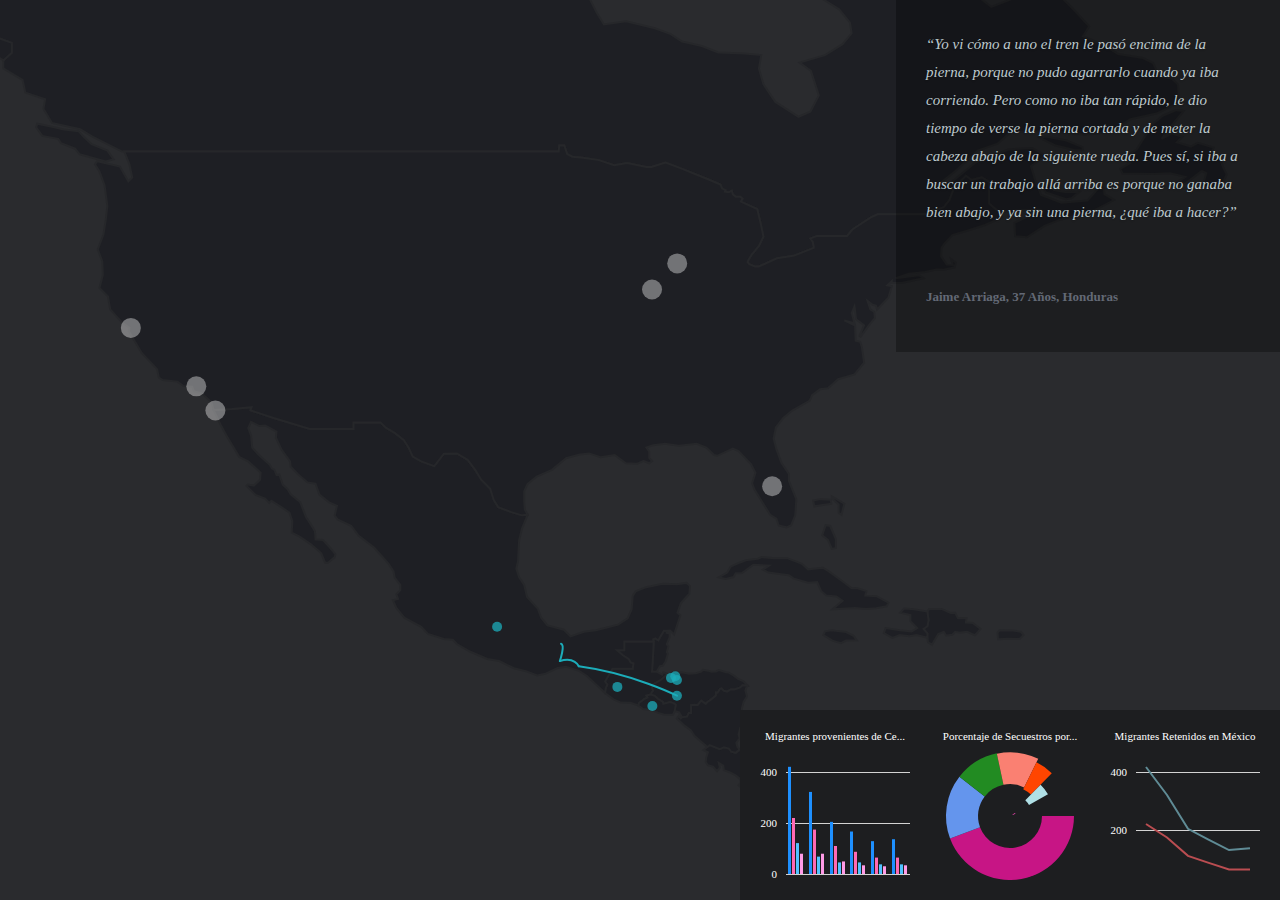
<file: index.html>
<!DOCTYPE>

<html>

    <head>
        <meta charset="utf-8">
        <title>Histórias de un punto a otro</title>
        <link rel="stylesheet" href="styles.css">
        <script src="js/d3.js"></script>
        <script src="js/topojson.v1.min.js"></script>
        <script src="js/datamaps.all.js"></script>
        <script type="text/javascript" src="js/jquery-2.0.3.js"></script>
        <script type="text/javascript" src="js/globalize.js"></script>
        <script type="text/javascript" src="js/dx.chartjs.js"></script>
    </head>

    <body>

        <!-- <h1 class="header">Submarino Marinela</h1> -->

        <div id="container" style="position: relative; width: 100%; height: 100%;"></div>

        <aside id="story">
            <div class="header">
                <h1>“<span class="quote"></span>”</h1>
            </div>
            <div class="body">
                <p><b></b></p>
            </div>
        </aside>

        <div id="charts_frame"><iframe src="min_graphs.html"></iframe></div>

        <div id="charts_modal">
            <div id="charts2_frame"><iframe src="graphs.html"></iframe></div>
            <a id="close_modal">Volver</a>
        </div>

        <script src="js/map.js"></script>

    </body>

</html>
</file>
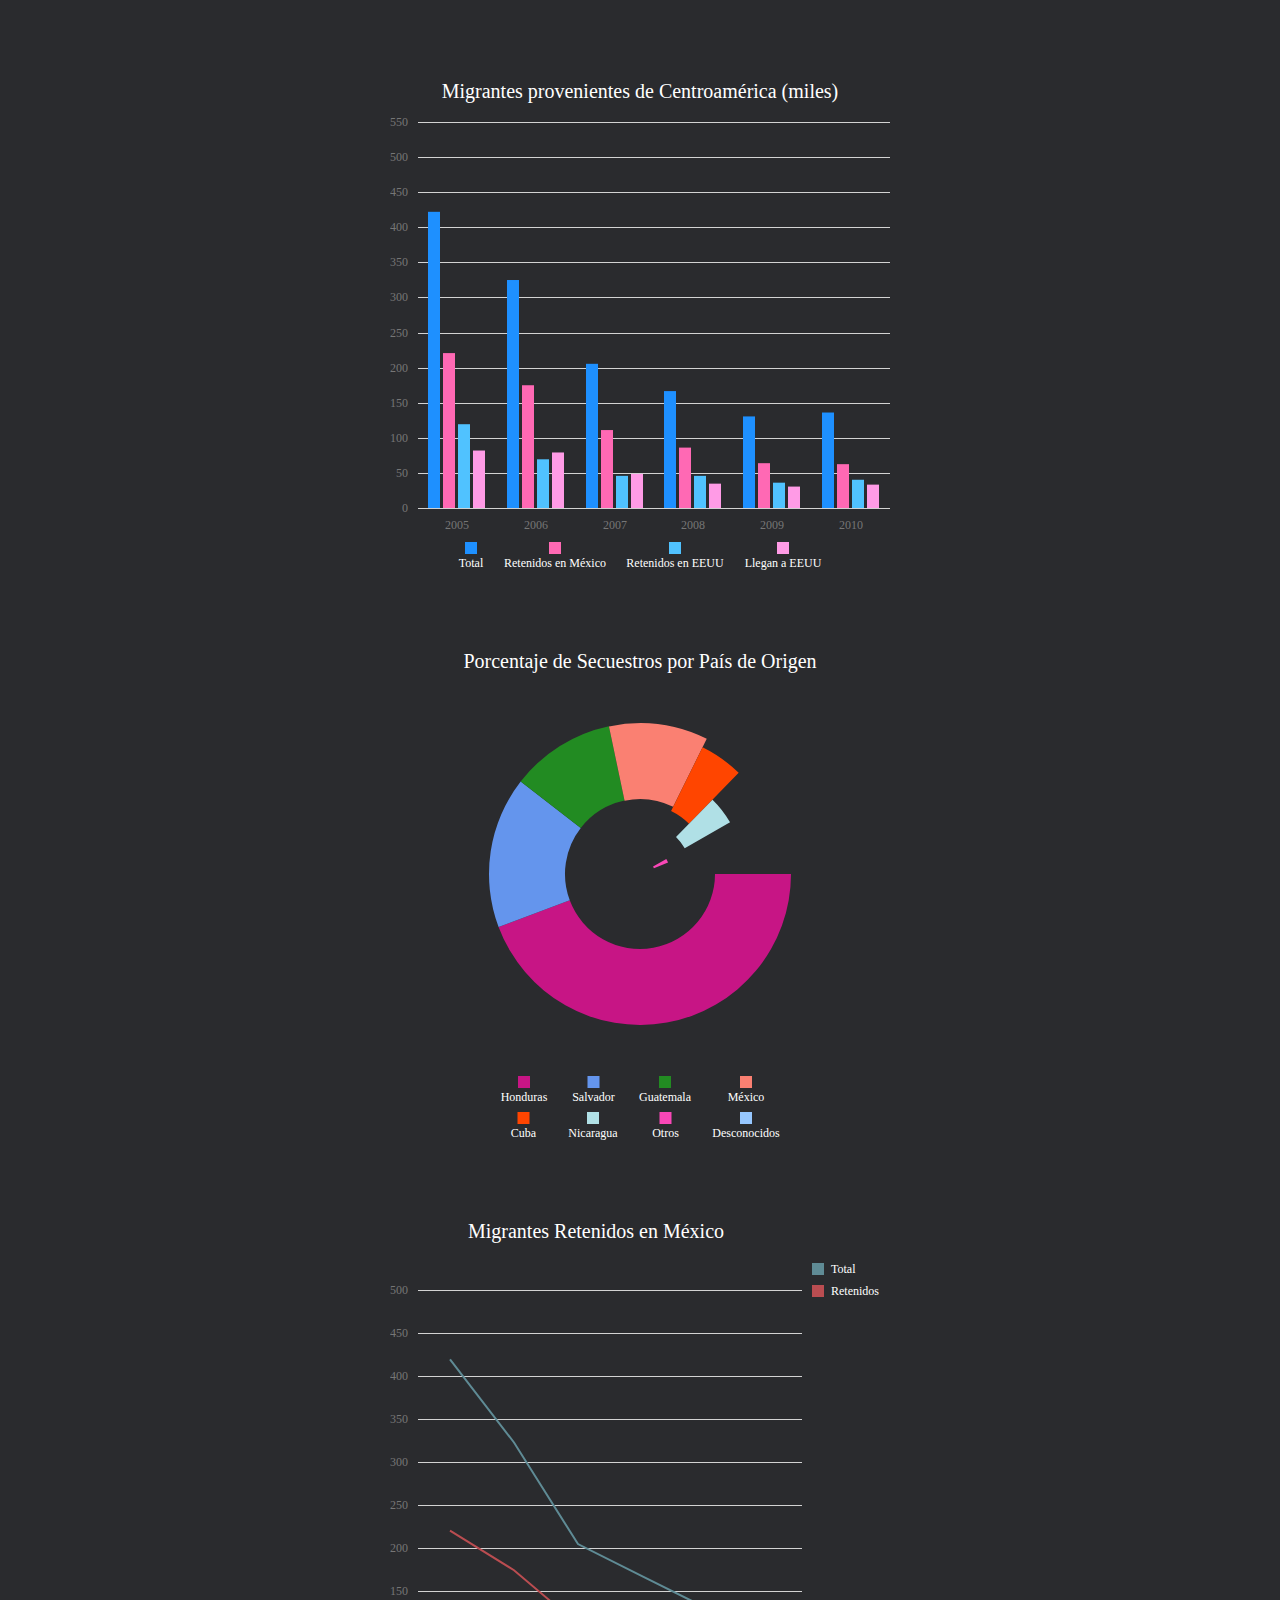
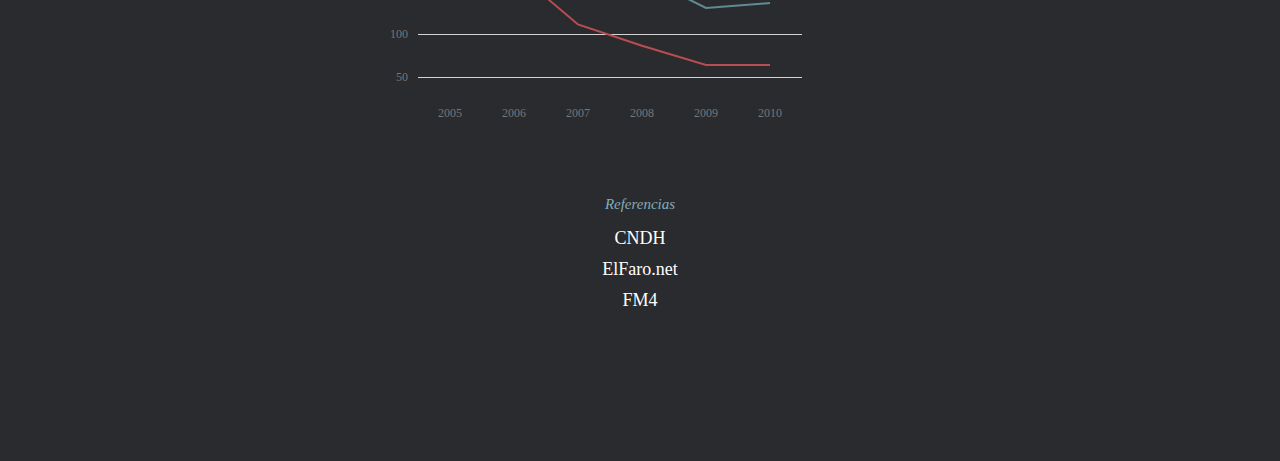
<file: graphs.html>
<!DOCTYPE>

<html>

    <head>
        <meta charset="utf-8">
        <link rel="stylesheet" href="styles.css">
        <script src="js/d3.js"></script>
        <script src="js/topojson.v1.min.js"></script>
        <script src="js/datamaps.all.js"></script>
        <script type="text/javascript" src="js/jquery-2.0.3.js"></script>
        <script type="text/javascript" src="js/globalize.js"></script>
        <script type="text/javascript" src="js/dx.chartjs.js"></script>
    </head>

    <body>

        <div id="charts2">

            <div id="chartContainer" style="max-width:500px;height:500px;"></div>
            <div id="pieChartContainer" style="max-width:500px;height:500px;"></div>
            <div id="chartRetenidosMexMin" style="height:500px; max-width:500px;"></div>

            <div id="refs"> 
                <h1>Referencias</h1>
                <a href="http://www.cndh.org.mx/sites/all/fuentes/documentos/informes/especiales/2011_secmigrantes_0.pdf">CNDH</a>
                <a href="http://www.elfaro.net/templates/elfaro/migracion/default.php?nota=noticias026">ElFaro.net</a>
                <a href="http://pasolibrefm4.blogspot.mx/2010/06/la-historia-de-un-migrante.html">FM4</a>
            </div>

        </div>

        <script>

                    $(function () {
                        var dataSource = [
                        { year: '2005', total: 433, retenidosMex: 226.5, retenidosUSA: 123, llegan: 83.5},
                        { year: '2006', total: 333, retenidosMex: 179.6, retenidosUSA: 71.7, llegan: 81.7},
                        { year: '2007', total: 211, retenidosMex: 113.4, retenidosUSA: 47.5, llegan: 50.1},
                        { year: '2008', total: 171, retenidosMex: 88.6, retenidosUSA: 47, llegan: 35.4},
                        { year: '2009', total: 134, retenidosMex: 65, retenidosUSA: 37.4, llegan: 31.6},
                        { year: '2010', total: 140, retenidosMex: 64.5, retenidosUSA: 40.9, llegan: 34.6}
                    ];

                    var myPalette = ['rgb(30, 144, 255)', 'rgb(255, 105, 180)'];
                    DevExpress.viz.core.registerPalette('mySuperPalette', myPalette);

                    $("#chartContainer").dxChart({
                        dataSource: dataSource,
                        commonSeriesSettings: {
                            argumentField: 'year',
                            type: 'bar',
                            label: {
                                visible: true,
                                format: "fixedPoint",
                                precision: 0
                            }
                        },
                        argumentAxis: { label: {visible: true }},
                        size: {
                            width: 500,
                            height: 500
                        },
                        series: [
                            { valueField: 'total', name: 'Total' },
                            { valueField: 'retenidosMex', name: 'Retenidos en México' },
                            { valueField: 'retenidosUSA', name: 'Retenidos en EEUU' },
                            { valueField: 'llegan', name: 'Llegan a EEUU' }
                        ],
                        tooltip: {
                            enabled: true
                        },
                        palette: 'mySuperPalette',
                        legend: {
                            visible: true,
                            verticalAlignment: 'bottom',
                            horizontalAlignment: 'center',
                            font: {
                                size: 18
                            }
                        },
                        title: {
                            text: 'Migrantes provenientes de Centroamérica (miles)'
                        }
                    });
                    
                var pieChartDataSource = [
                    {category: 'Honduras', value: .443},
                    {category: 'Salvador', value: .162},
                    {category: 'Guatemala', value: .112},
                    {category: 'México', value: .106},
                    {category: 'Cuba', value: .05},
                    {category: 'Nicaragua', value: .044},
                    {category: 'Otros', value: .021},
                    {category: 'Desconocidos', value: .062}
                    
                ];
                
                var myPalette = ['rgb(199, 21, 133)', 'rgb(100, 149, 237)', 'rgb(34, 139, 34)', 'rgb(250, 128, 114)', 'rgb(255, 69, 0)', 'rgb(176, 224, 230)'];
                DevExpress.viz.core.registerPalette('mySuperPalette', myPalette);

                    $("#pieChartContainer").dxPieChart({
                        dataSource: pieChartDataSource,
                        series: {
                            argumentField: 'category',
                            valueField: 'value',
                            type: 'doughnut',
                            label: {
                                visible: true,
                                connector: { visible: true },
                                format: 'percent',
                                precision: 1
                            }
                        },
                        tooltip: {
                            enabled: true,
                            percentPrecision: 2,
                            customizeText: function (value) {
                                return value.percentText;
                            }
                        },
                        size: {
                            width: 500,
                            height: 500
                        },
                        title: {
                            text: 'Porcentaje de Secuestros por País de Origen'
                        },
                        palette: 'mySuperPalette',
                        legend: {
                            visible: true,
                            horizontalAlignment: 'center',
                            verticalAlignment: 'bottom',
                            font: {
                                size: 18
                            }
                        }                       
                    });

                var dataSource = [
                    { year: 2005, total: 433, retenidos: 226.5 },
                    { year: 2006, total: 333, retenidos: 179.6 },
                    { year: 2007, total: 211, retenidos: 113.4 },
                    { year: 2008, total: 172, retenidos: 88.6 },
                    { year: 2009, total: 134, retenidos: 65 },
                    { year: 2010, total: 140, retenidos: 64.5 }
                ];

                    $("#chartRetenidosMexMin").dxChart({
                        dataSource: dataSource,
                        commonSeriesSettings: {
                            argumentField: 'year',
                            label: {
                                visible: true
                            }
                        },
                        series: [
                            { valueField: 'total', name: 'Total' },
                            { valueField: 'retenidos', name: 'Retenidos' }
                        ],
                        tooltip: {
                            enabled: false
                        },
                        size: {
                            height: 500,
                            width: 500
                        },
                        legend: {
                            visible: true,
                        },
                        title: {
                            text: 'Migrantes Retenidos en México'
                        },
                        argumentAxis: { label: {visible: true }}
                    });
            

});
</script>

    </body>

</html>
</file>
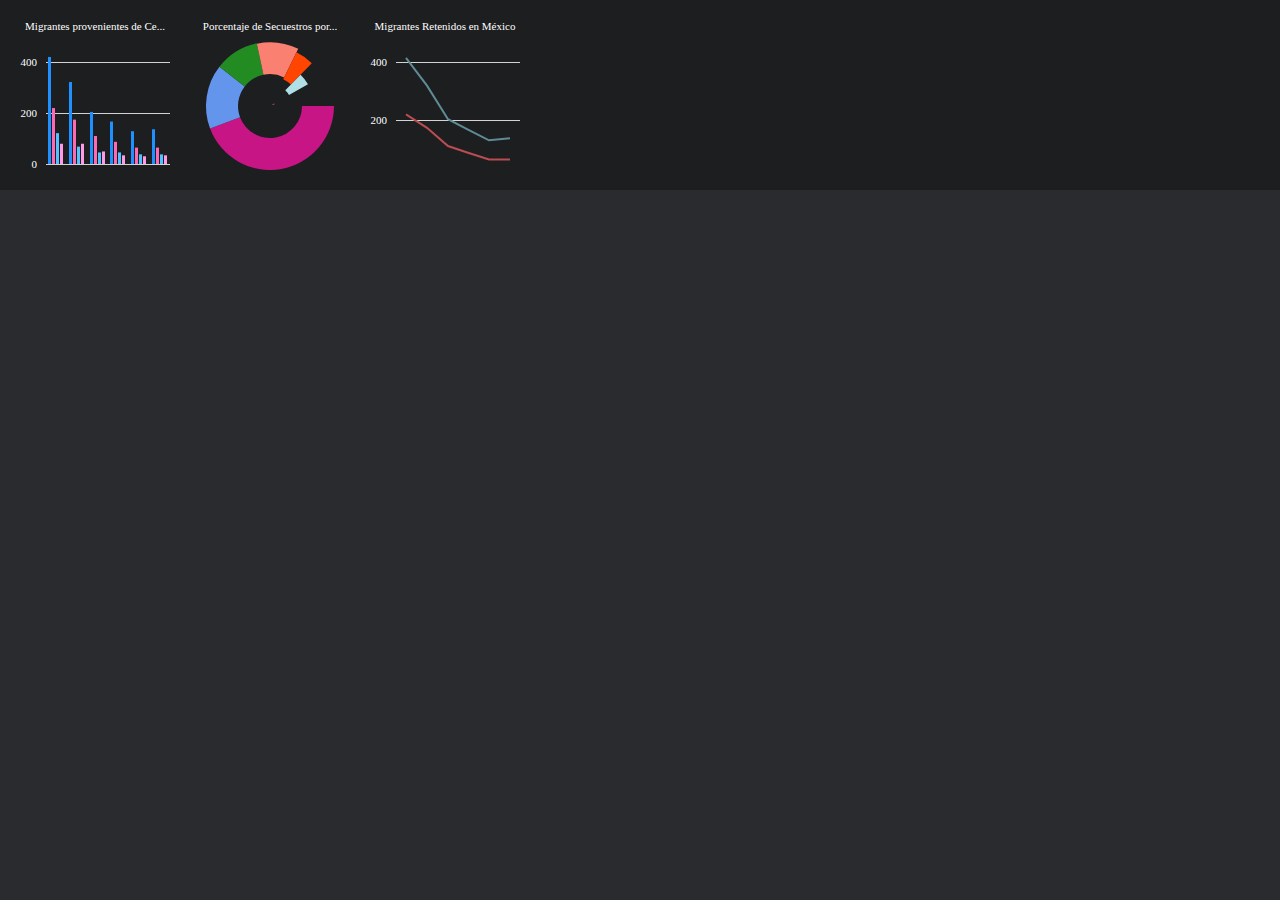
<file: min_graphs.html>
<!DOCTYPE>

<html>

    <head>
        <meta charset="utf-8">
        <link rel="stylesheet" href="styles.css">
        <script src="js/d3.js"></script>
        <script src="js/topojson.v1.min.js"></script>
        <script src="js/datamaps.all.js"></script>
        <script type="text/javascript" src="js/jquery-2.0.3.js"></script>
        <script type="text/javascript" src="js/globalize.js"></script>
        <script type="text/javascript" src="js/dx.chartjs.js"></script>
    </head>

    <body>

        <div id="charts">

            <div id="chartContainer" style="max-width:150px;height:150px;"></div>
            <div id="pieChartContainer" style="max-width:150px;height:150px;"></div>
            <div id="chartRetenidosMexMin" style="height:150px; max-width:150px;"></div>

        </div>

        <script>

                    $(function () {
                        var dataSource = [
                        { year: '2005', total: 433, retenidosMex: 226.5, retenidosUSA: 123, llegan: 83.5},
                        { year: '2006', total: 333, retenidosMex: 179.6, retenidosUSA: 71.7, llegan: 81.7},
                        { year: '2007', total: 211, retenidosMex: 113.4, retenidosUSA: 47.5, llegan: 50.1},
                        { year: '2008', total: 171, retenidosMex: 88.6, retenidosUSA: 47, llegan: 35.4},
                        { year: '2009', total: 134, retenidosMex: 65, retenidosUSA: 37.4, llegan: 31.6},
                        { year: '2010', total: 140, retenidosMex: 64.5, retenidosUSA: 40.9, llegan: 34.6}
                    ];

                    var myPalette = ['rgb(30, 144, 255)', 'rgb(255, 105, 180)'];
                    DevExpress.viz.core.registerPalette('mySuperPalette', myPalette);

                    $("#chartContainer").dxChart({
                        dataSource: dataSource,
                        commonSeriesSettings: {
                            argumentField: 'year',
                            type: 'bar',
                            label: {
                                visible: false,
                                format: "fixedPoint",
                                precision: 0
                            }
                        },
                        argumentAxis: { label: {visible: false }},
                        size: {
                            width: 150,
                            height: 150
                        },
                        series: [
                            { valueField: 'total', name: 'Total' },
                            { valueField: 'retenidosMex', name: 'Retenidos en México' },
                            { valueField: 'retenidosUSA', name: 'Retenidos en EEUU' },
                            { valueField: 'llegan', name: 'Llegan a EEUU' }
                        ],
                        tooltip: {
                            enabled: true
                        },
                        palette: 'mySuperPalette',
                        legend: {
                            visible: false,
                            verticalAlignment: 'bottom',
                            horizontalAlignment: 'center',
                            font: {
                                size: 18
                            }
                        },
                        title: {
                            text: 'Migrantes provenientes de Centroamérica (miles)'
                        }
                    });
                    
                var pieChartDataSource = [
                    {category: 'Honduras', value: .443},
                    {category: 'Salvador', value: .162},
                    {category: 'Guatemala', value: .112},
                    {category: 'México', value: .106},
                    {category: 'Cuba', value: .05},
                    {category: 'Nicaragua', value: .044},
                    {category: 'Otros', value: .021},
                    {category: 'Desconocidos', value: .062}
                    
                ];
                
                var myPalette = ['rgb(199, 21, 133)', 'rgb(100, 149, 237)', 'rgb(34, 139, 34)', 'rgb(250, 128, 114)', 'rgb(255, 69, 0)', 'rgb(176, 224, 230)'];
                DevExpress.viz.core.registerPalette('mySuperPalette', myPalette);

                    $("#pieChartContainer").dxPieChart({
                        dataSource: pieChartDataSource,
                        series: {
                            argumentField: 'category',
                            valueField: 'value',
                            type: 'doughnut',
                            label: {
                                visible: false,
                                connector: { visible: true },
                                format: 'percent',
                                precision: 1
                            }
                        },
                        tooltip: {
                            enabled: true,
                            percentPrecision: 2,
                            customizeText: function (value) {
                                return value.percentText;
                            }
                        },
                        size: {
                            width: 150,
                            height: 150
                        },
                        title: {
                            text: 'Porcentaje de Secuestros por País de Origen'
                        },
                        palette: 'mySuperPalette',
                        legend: {
                            visible: false,
                            horizontalAlignment: 'center',
                            verticalAlignment: 'bottom',
                            font: {
                                size: 18
                            }
                        }                       
                    });

                var dataSource = [
                    { year: 2005, total: 433, retenidos: 226.5 },
                    { year: 2006, total: 333, retenidos: 179.6 },
                    { year: 2007, total: 211, retenidos: 113.4 },
                    { year: 2008, total: 172, retenidos: 88.6 },
                    { year: 2009, total: 134, retenidos: 65 },
                    { year: 2010, total: 140, retenidos: 64.5 }
                ];

                    $("#chartRetenidosMexMin").dxChart({
                        dataSource: dataSource,
                        commonSeriesSettings: {
                            argumentField: 'year',
                            label: {
                                visible: false
                            }
                        },
                        series: [
                            { valueField: 'total', name: 'Total' },
                            { valueField: 'retenidos', name: 'Retenidos' }
                        ],
                        tooltip: {
                            enabled: false
                        },
                        size: {
                            height: 150,
                            width: 150
                        },
                        legend: {
                            visible: false,
                        },
                        title: {
                            text: 'Migrantes Retenidos en México'
                        },
                        argumentAxis: { label: {visible: false }}
                    });
            

});
</script>

    </body>

</html>
</file>
<file: styles.css>
body {
    background: #2A2B2E;
    font-family: "HelveticaNeue";
}
html,
body {
    /*overflow: hidden;*/
}
* {
    margin: 0px;
    padding: 0px;
}
.datamaps-subunits path {
    fill: #272727 !important;
    stroke: #5A5A5A !important;
}
.datamaps-subunits path {
    fill: #1E1F24 !important;
    stroke: #26272A !important;
    stroke-width: 2px !important;
}
h1 {
    font-size: 15px;
    line-height: 28px;
    font-weight: 400;
    font-style: italic;
    color: #82ADB8;
    margin: 0;
    z-index: 99;
}
h1.header {
    position: absolute;
    top: 0;
    right: 0;
}
aside {
    position: relative;
    background: rgba(0, 0, 0, 0.3);
    position: absolute;
    right: 0px;
    top: 0px;
    width: 30%;
    padding: 0px;
    color: #636975;
    overflow: hidden;
    font-family: Georgia;
    visibility: hidden;
    opacity: 0;
}
aside .header {
    padding: 0px;
    overflow: hidden;
    position: relative;
}
aside .header:before {
  content: "";
  position: absolute;
  left: 0;
  right: 0;
  z-index: -1;
  display: block;
  background-image: url('http://fuga.com.mx/09/wp-content/uploads/2010/10/Ruta-del-migrante-diciembre08-122.jpg');
  width: 100%;
  height: 100%;
  background-size: 100% auto;
  background-repeat: no-repeat;
  opacity: 0.1;
  -webkit-filter: grayscale(100%);
}
aside .header h1 {
    margin: 30px;
    color: #BECACE;
    text-shadow: 0px 1px 2px rgba(0, 0, 0, 0.2);
}
aside img {
    max-width: 100%;
    height: auto;
    display: block;
    margin: 0px;
    opacity: 0.5;
    -webkit-filter: grayscale(100%);
}
aside p {
    padding-bottom: 15px;
    font-size: 13px;
    line-height: 21px;
}
aside .body {
    padding: 30px;
}

aside .body a {
    color: inherit;
    text-decoration: none;
    font-style: italic;
    border-bottom: 1px dotted;
}
#charts {
    background: rgba(0, 0, 0, 0.3);
    /*position: fixed;*/
    padding: 20px;
    /*right: 20px;*/
    /*bottom: 20px;*/
    height: 150px;
}

#charts > div {
    float: left;
    margin-right: 25px;
}
#charts > div:last-child {
    margin-right: 0;
}

#charts text {
    font-size: 11px !important;
    fill: white !important;
    font-family: Georgia !important;
}

#charts_frame iframe {
    width: 540px;
    height: 190px;
    border: none;
}
#charts_frame {    
    position: fixed;
    right: 0px;
    bottom: 0px;
}

#charts2_frame {
    /*visibility: hidden;*/
    position: fixed;
    top: 0px;
    left: 0px;
    width: 100%;
    height: 100%;
    overflow: scroll;
    opacity: 0.9;
}
#charts2_frame iframe {
    width: 100%;
    height: 100%;
    border: none;
}
#charts2 {
    padding: 80px;
}

#charts2 > div {
    margin: 0px auto 70px auto;
}
#charts2 text {
    /*font-size: 18px !important;*/
    /*fill: white !important;*/
    /*font-family: Georgia !important;*/
}

#charts2 .dxc-legend text {
    font-size: 12px !important;
    fill: white !important;
    font-family: Georgia !important;
}
#charts2 iframe {
    border: none;
}
#charts2 .dxc-title text {
    font-size: 20px !important;
    fill: white !important;
    font-family: Georgia !important;
}

#charts_modal {
    visibility: hidden;
}
#close_modal {
    position: fixed;
    top: 20px;
    left: 20px;
    text-decoration: none;
    color: #1CACB9;
    font-weight: bold;
    cursor: pointer;
}

#refs {

}

#refs {
    text-align: center;
}
#refs h1 {
    margin-bottom: 10px;
}
#refs a {
    color: white;
    font-size: 18px;
    margin-bottom: 10px;
    display: block;
    text-decoration: none;
}
</file>
